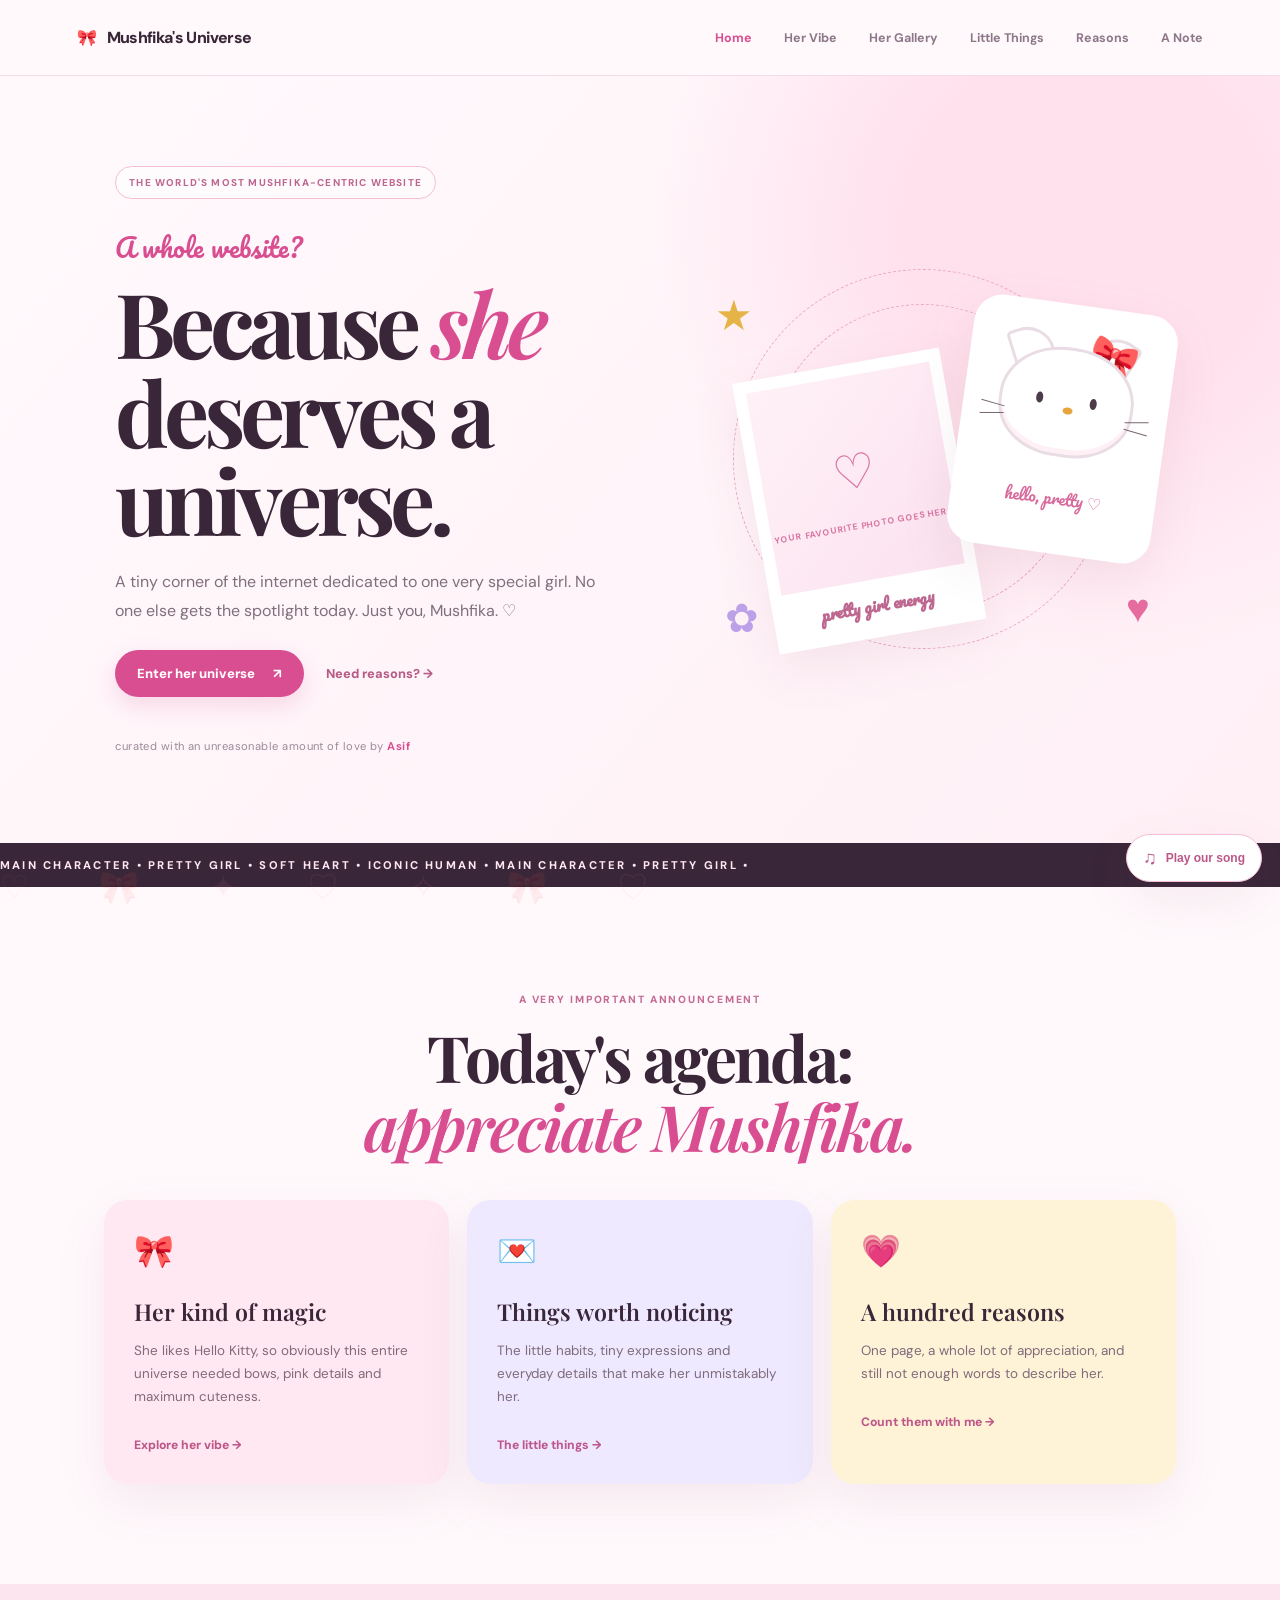
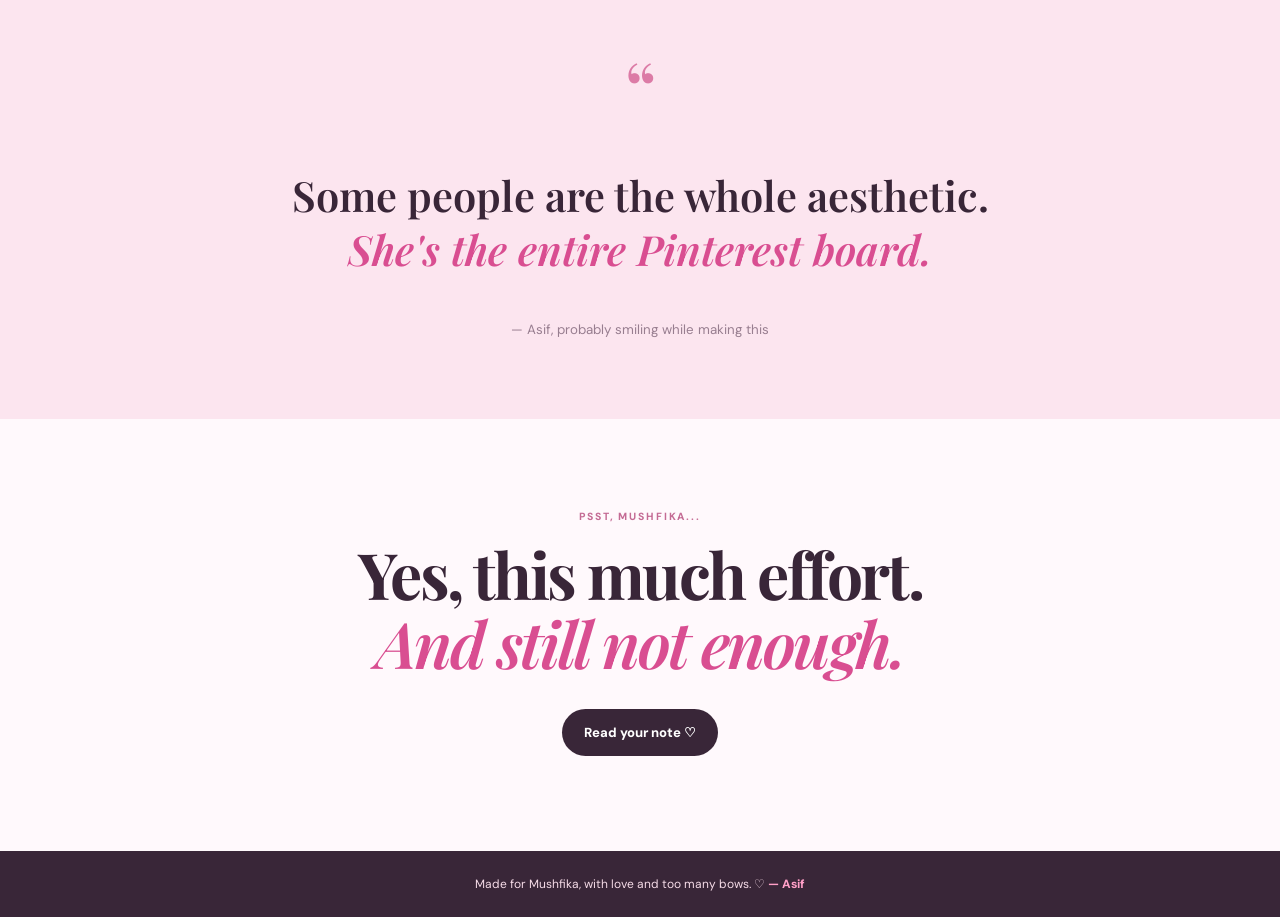
<file: index.html>
<!DOCTYPE html>
<html lang="en">
<head>
  <meta charset="UTF-8"><meta name="viewport" content="width=device-width, initial-scale=1">
  <meta name="theme-color" content="#fff1f7">
  <title>Mushfika's Universe ♡</title>
  <link rel="preconnect" href="https://fonts.googleapis.com"><link rel="preconnect" href="https://fonts.gstatic.com" crossorigin>
  <link href="https://fonts.googleapis.com/css2?family=DM+Sans:wght@400;500;600;700;800&family=Pacifico&family=Playfair+Display:ital,wght@0,600;0,700;1,500;1,600&display=swap" rel="stylesheet">
  <link rel="stylesheet" href="style.css">
</head>
<body>
<audio id="backgroundMusic" loop preload="none"><source src="assets/audio/bodyguard-i-love-you.mp3" type="audio/mpeg"></audio>
<button class="site-music" id="musicToggle" type="button" aria-label="Play background song"><span id="musicIcon">♫</span><span id="musicLabel">Play our song</span></button>
  <div class="floating-decor" aria-hidden="true">♡　🎀　✦　♡　✧　🎀　♡</div>
  <header class="site-header">
    <a class="brand" href="index.html"><span class="brand-bow">🎀</span> Mushfika's Universe</a>
    <button class="menu-toggle" aria-label="Open navigation" aria-expanded="false">☰</button>
    <nav class="nav">
      <a class="active" href="index.html">Home</a><a href="her-vibe.html">Her Vibe</a><a href="gallery.html">Her Gallery</a><a href="little-things.html">Little Things</a><a href="reasons.html">Reasons</a><a href="love-note.html">A Note</a>
    </nav>
  </header>
  <main>
    <section class="hero">
      <div class="hero-copy">
        <span class="pill">THE WORLD'S MOST MUSHFIKA-CENTRIC WEBSITE</span>
        <p class="script">A whole website?</p>
        <h1>Because <em>she</em><br>deserves a universe.</h1>
        <p class="lead">A tiny corner of the internet dedicated to one very special girl. No one else gets the spotlight today. Just you, Mushfika. ♡</p>
        <div class="hero-actions"><a class="btn primary" href="her-vibe.html">Enter her universe <span>↗</span></a><a class="text-link" href="reasons.html">Need reasons? →</a></div>
        <div class="signature-line">curated with an unreasonable amount of love by <b>Asif</b></div>
      </div>
      <div class="hero-art">
        <div class="orbit orbit-one"></div><div class="orbit orbit-two"></div>
        <div class="polaroid tilt-left"><div class="photo-slot"><span>♡</span><small>YOUR FAVOURITE PHOTO GOES HERE</small></div><b>pretty girl energy</b></div>
        <div class="kitty-card"><div class="kitty-bow">🎀</div><div class="kitty-face"><span class="ear left"></span><span class="ear right"></span><span class="eye e1"></span><span class="eye e2"></span><span class="nose"></span><span class="whisker w1"></span><span class="whisker w2"></span><span class="whisker w3"></span><span class="whisker w4"></span></div><span class="kitty-caption">hello, pretty ♡</span></div>
        <div class="sticker sticker-star">★</div><div class="sticker sticker-heart">♥</div><div class="sticker sticker-flower">✿</div>
      </div>
    </section>
    <section class="ticker"><div>MAIN CHARACTER • PRETTY GIRL • SOFT HEART • ICONIC HUMAN • MAIN CHARACTER • PRETTY GIRL •</div></section>
    <section class="intro section-wrap">
      <div class="section-title"><span class="eyebrow">A VERY IMPORTANT ANNOUNCEMENT</span><h2>Today's agenda:<br><em>appreciate Mushfika.</em></h2></div>
      <div class="intro-grid">
        <article class="feature-card blush"><span class="card-icon">🎀</span><h3>Her kind of magic</h3><p>She likes Hello Kitty, so obviously this entire universe needed bows, pink details and maximum cuteness.</p><a href="her-vibe.html">Explore her vibe →</a></article>
        <article class="feature-card lilac"><span class="card-icon">💌</span><h3>Things worth noticing</h3><p>The little habits, tiny expressions and everyday details that make her unmistakably her.</p><a href="little-things.html">The little things →</a></article>
        <article class="feature-card butter"><span class="card-icon">💗</span><h3>A hundred reasons</h3><p>One page, a whole lot of appreciation, and still not enough words to describe her.</p><a href="reasons.html">Count them with me →</a></article>
      </div>
    </section>
    <section class="quote-band"><span>“</span><p>Some people are the whole aesthetic.<br><em>She's the entire Pinterest board.</em></p><small>— Asif, probably smiling while making this</small></section>
    <section class="closing section-wrap"><span class="eyebrow">PSST, MUSHFIKA...</span><h2>Yes, this much effort.<br><em>And still not enough.</em></h2><a class="btn dark" href="love-note.html">Read your note ♡</a></section>
  </main>
  <footer>Made for Mushfika, with love and too many bows. ♡ <span>— Asif</span></footer>
  <script src="script.js"></script>
</body></html>
</file>
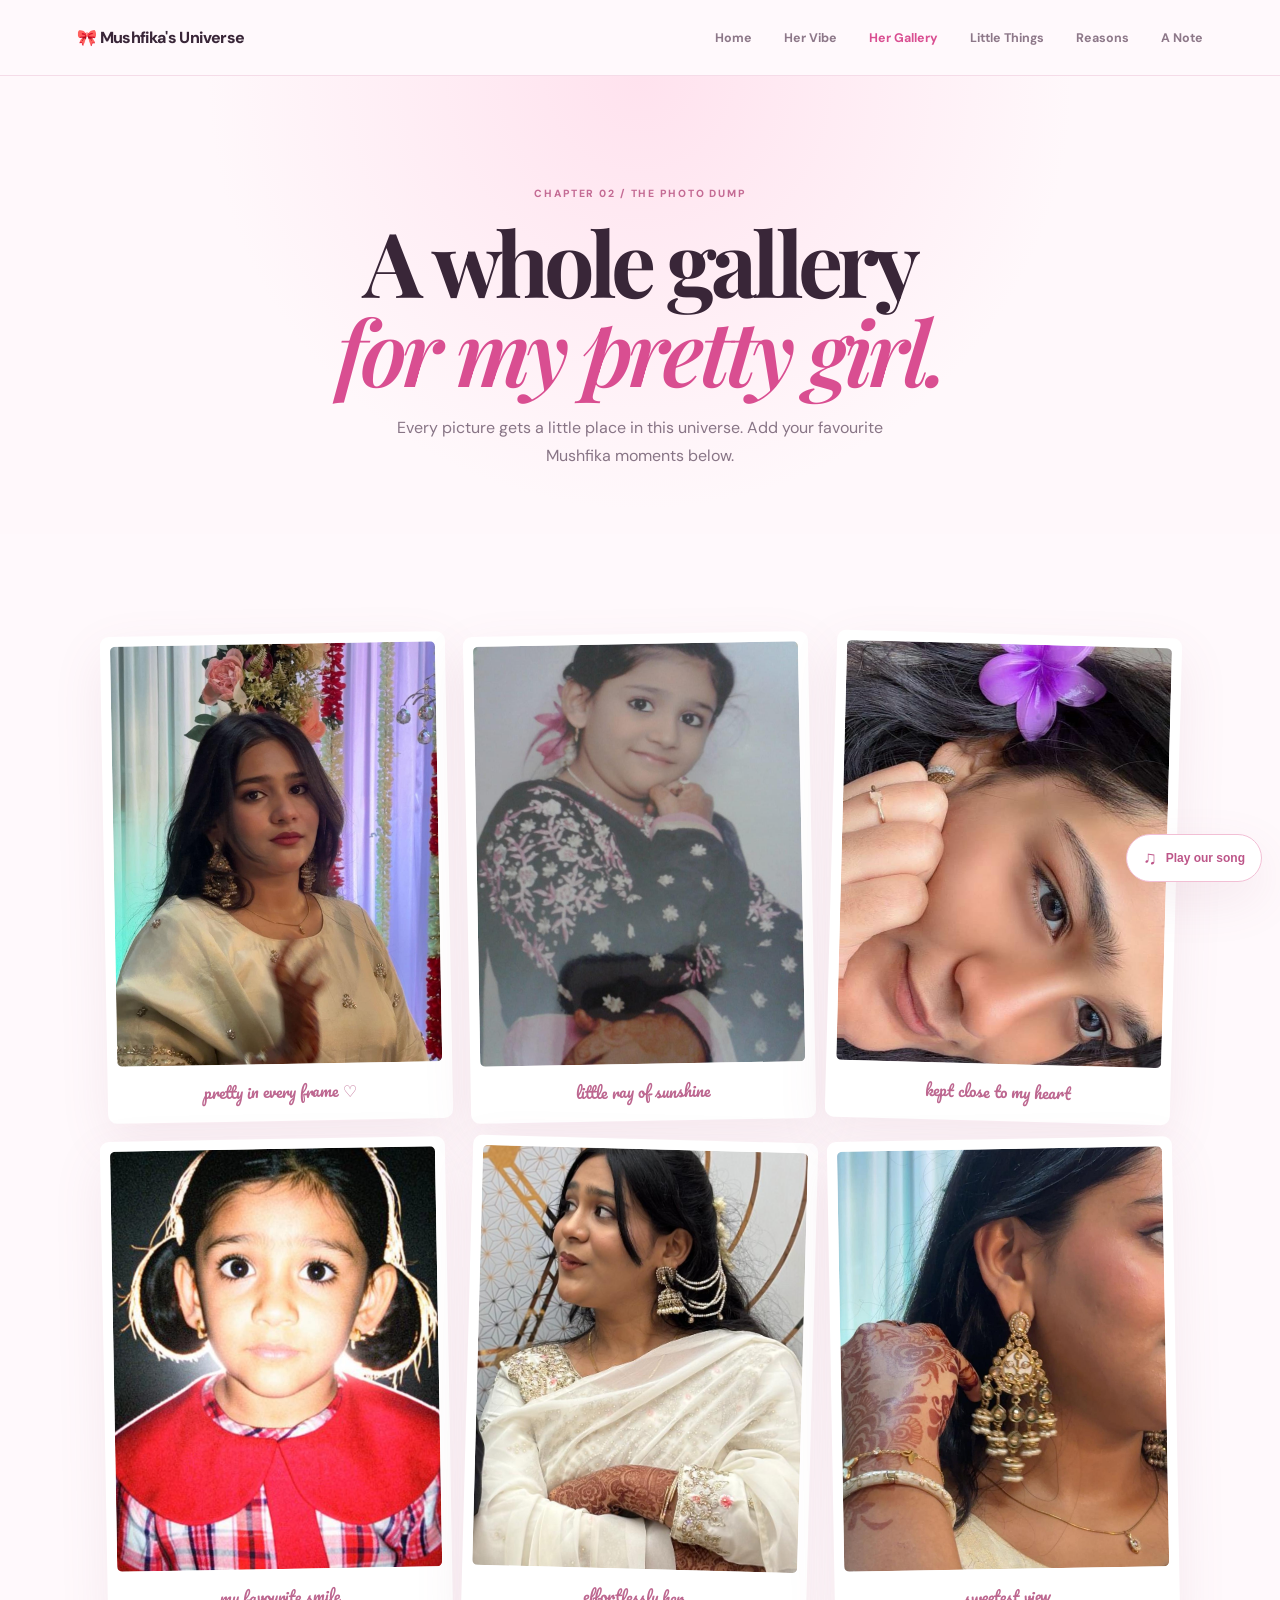
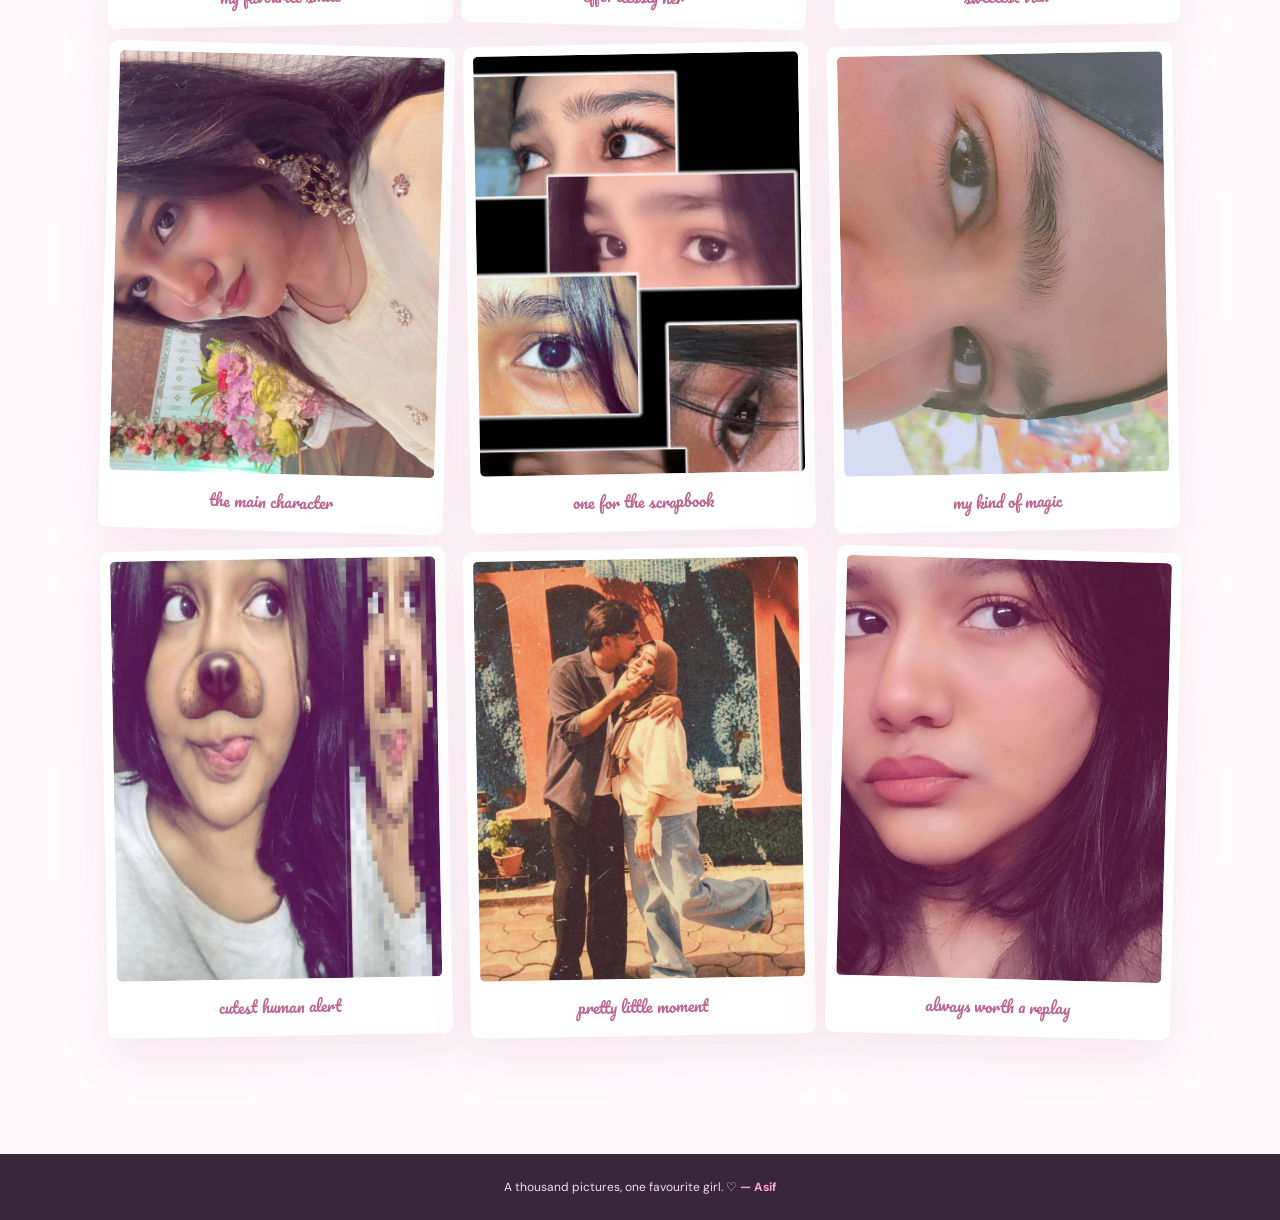
<file: gallery.html>
<!DOCTYPE html>
<html lang="en"><head><meta charset="UTF-8"><meta name="viewport" content="width=device-width, initial-scale=1"><title>Her Gallery — Mushfika's Universe</title><link rel="stylesheet" href="style.css"><link href="https://fonts.googleapis.com/css2?family=DM+Sans:wght@400;500;600;700;800&family=Pacifico&family=Playfair+Display:ital,wght@0,600;0,700;1,500&display=swap" rel="stylesheet"></head>
<body>
<audio id="backgroundMusic" loop preload="none"><source src="assets/audio/bodyguard-i-love-you.mp3" type="audio/mpeg"></audio>
<button class="site-music" id="musicToggle" type="button" aria-label="Play background song"><span id="musicIcon">♫</span><span id="musicLabel">Play our song</span></button>
<header class="site-header"><a class="brand" href="index.html">🎀 Mushfika's Universe</a><button class="menu-toggle" aria-label="Open navigation" aria-expanded="false">☰</button><nav class="nav"><a href="index.html">Home</a><a href="her-vibe.html">Her Vibe</a><a class="active" href="gallery.html">Her Gallery</a><a href="little-things.html">Little Things</a><a href="reasons.html">Reasons</a><a href="love-note.html">A Note</a></nav></header>
<main class="subpage">
<section class="page-hero"><span class="eyebrow">CHAPTER 02 / THE PHOTO DUMP</span><h1>A whole gallery<br><em>for my pretty girl.</em></h1><p>Every picture gets a little place in this universe. Add your favourite Mushfika moments below.</p></section>
<section class="gallery-intro section-wrap">
  <div class="photo-gallery">
    <!-- PHOTO 01: save her photo as assets/photos/mushfika-01.jpg -->
    <figure class="gallery-photo"><img src="assets/photos/mushfika-01.jpg" alt="Mushfika photo 1" onerror="this.style.display='none';this.nextElementSibling.style.display='grid'"><div class="gallery-placeholder">🎀<small>ADD PHOTO 01</small></div><figcaption>pretty in every frame ♡</figcaption></figure>
    <!-- PHOTO 02: save her photo as assets/photos/mushfika-02.jpg -->
    <figure class="gallery-photo"><img src="assets/photos/mushfika-02.jpg" alt="Mushfika photo 2" onerror="this.style.display='none';this.nextElementSibling.style.display='grid'"><div class="gallery-placeholder">🌷<small>ADD PHOTO 02</small></div><figcaption>my favourite smile</figcaption></figure>
    <!-- PHOTO 03: save her photo as assets/photos/mushfika-03.jpg -->
    <figure class="gallery-photo"><img src="assets/photos/mushfika-03.jpg" alt="Mushfika photo 3" onerror="this.style.display='none';this.nextElementSibling.style.display='grid'"><div class="gallery-placeholder">💗<small>ADD PHOTO 03</small></div><figcaption>the main character</figcaption></figure>
    <!-- PHOTO 04: save her photo as assets/photos/mushfika-04.jpg -->
    <figure class="gallery-photo"><img src="assets/photos/mushfika-04.jpg" alt="Mushfika photo 4" onerror="this.style.display='none';this.nextElementSibling.style.display='grid'"><div class="gallery-placeholder">🧸<small>ADD PHOTO 04</small></div><figcaption>cutest human alert</figcaption></figure>
    <!-- PHOTO 05: save her photo as assets/photos/mushfika-05.jpg -->
    <figure class="gallery-photo"><img src="assets/photos/mushfika-05.jpg" alt="Mushfika photo 5" onerror="this.style.display='none';this.nextElementSibling.style.display='grid'"><div class="gallery-placeholder">✨<small>ADD PHOTO 05</small></div><figcaption>little ray of sunshine</figcaption></figure>
    <!-- PHOTO 06: save her photo as assets/photos/mushfika-06.jpg -->
    <figure class="gallery-photo"><img src="assets/photos/mushfika-06.jpg" alt="Mushfika photo 6" onerror="this.style.display='none';this.nextElementSibling.style.display='grid'"><div class="gallery-placeholder">🎀<small>ADD PHOTO 06</small></div><figcaption>effortlessly her</figcaption></figure>
    <!-- PHOTO 07: save her photo as assets/photos/mushfika-07.jpg -->
    <figure class="gallery-photo"><img src="assets/photos/mushfika-07.jpg" alt="Mushfika photo 7" onerror="this.style.display='none';this.nextElementSibling.style.display='grid'"><div class="gallery-placeholder">🌸<small>ADD PHOTO 07</small></div><figcaption>one for the scrapbook</figcaption></figure>
    <!-- PHOTO 08: save her photo as assets/photos/mushfika-08.jpg -->
    <figure class="gallery-photo"><img src="assets/photos/mushfika-08.jpg" alt="Mushfika photo 8" onerror="this.style.display='none';this.nextElementSibling.style.display='grid'"><div class="gallery-placeholder">🦋<small>ADD PHOTO 08</small></div><figcaption>pretty little moment</figcaption></figure>
    <!-- PHOTO 09: save her photo as assets/photos/mushfika-09.jpg -->
    <figure class="gallery-photo"><img src="assets/photos/mushfika-09.jpg" alt="Mushfika photo 9" onerror="this.style.display='none';this.nextElementSibling.style.display='grid'"><div class="gallery-placeholder">💌<small>ADD PHOTO 09</small></div><figcaption>kept close to my heart</figcaption></figure>
    <!-- PHOTO 10: save her photo as assets/photos/mushfika-10.jpg -->
    <figure class="gallery-photo"><img src="assets/photos/mushfika-10.jpg" alt="Mushfika photo 10" onerror="this.style.display='none';this.nextElementSibling.style.display='grid'"><div class="gallery-placeholder">🍓<small>ADD PHOTO 10</small></div><figcaption>sweetest view</figcaption></figure>
    <!-- PHOTO 11: save her photo as assets/photos/mushfika-11.jpg -->
    <figure class="gallery-photo"><img src="assets/photos/mushfika-11.jpg" alt="Mushfika photo 11" onerror="this.style.display='none';this.nextElementSibling.style.display='grid'"><div class="gallery-placeholder">🌙<small>ADD PHOTO 11</small></div><figcaption>my kind of magic</figcaption></figure>
    <!-- PHOTO 12: save her photo as assets/photos/mushfika-12.jpg -->
    <figure class="gallery-photo"><img src="assets/photos/mushfika-12.jpg" alt="Mushfika photo 12" onerror="this.style.display='none';this.nextElementSibling.style.display='grid'"><div class="gallery-placeholder">♡<small>ADD PHOTO 12</small></div><figcaption>always worth a replay</figcaption></figure>
  </div>
</section></main><footer>A thousand pictures, one favourite girl. ♡ <span>— Asif</span></footer><script src="script.js"></script></body></html>
</file>
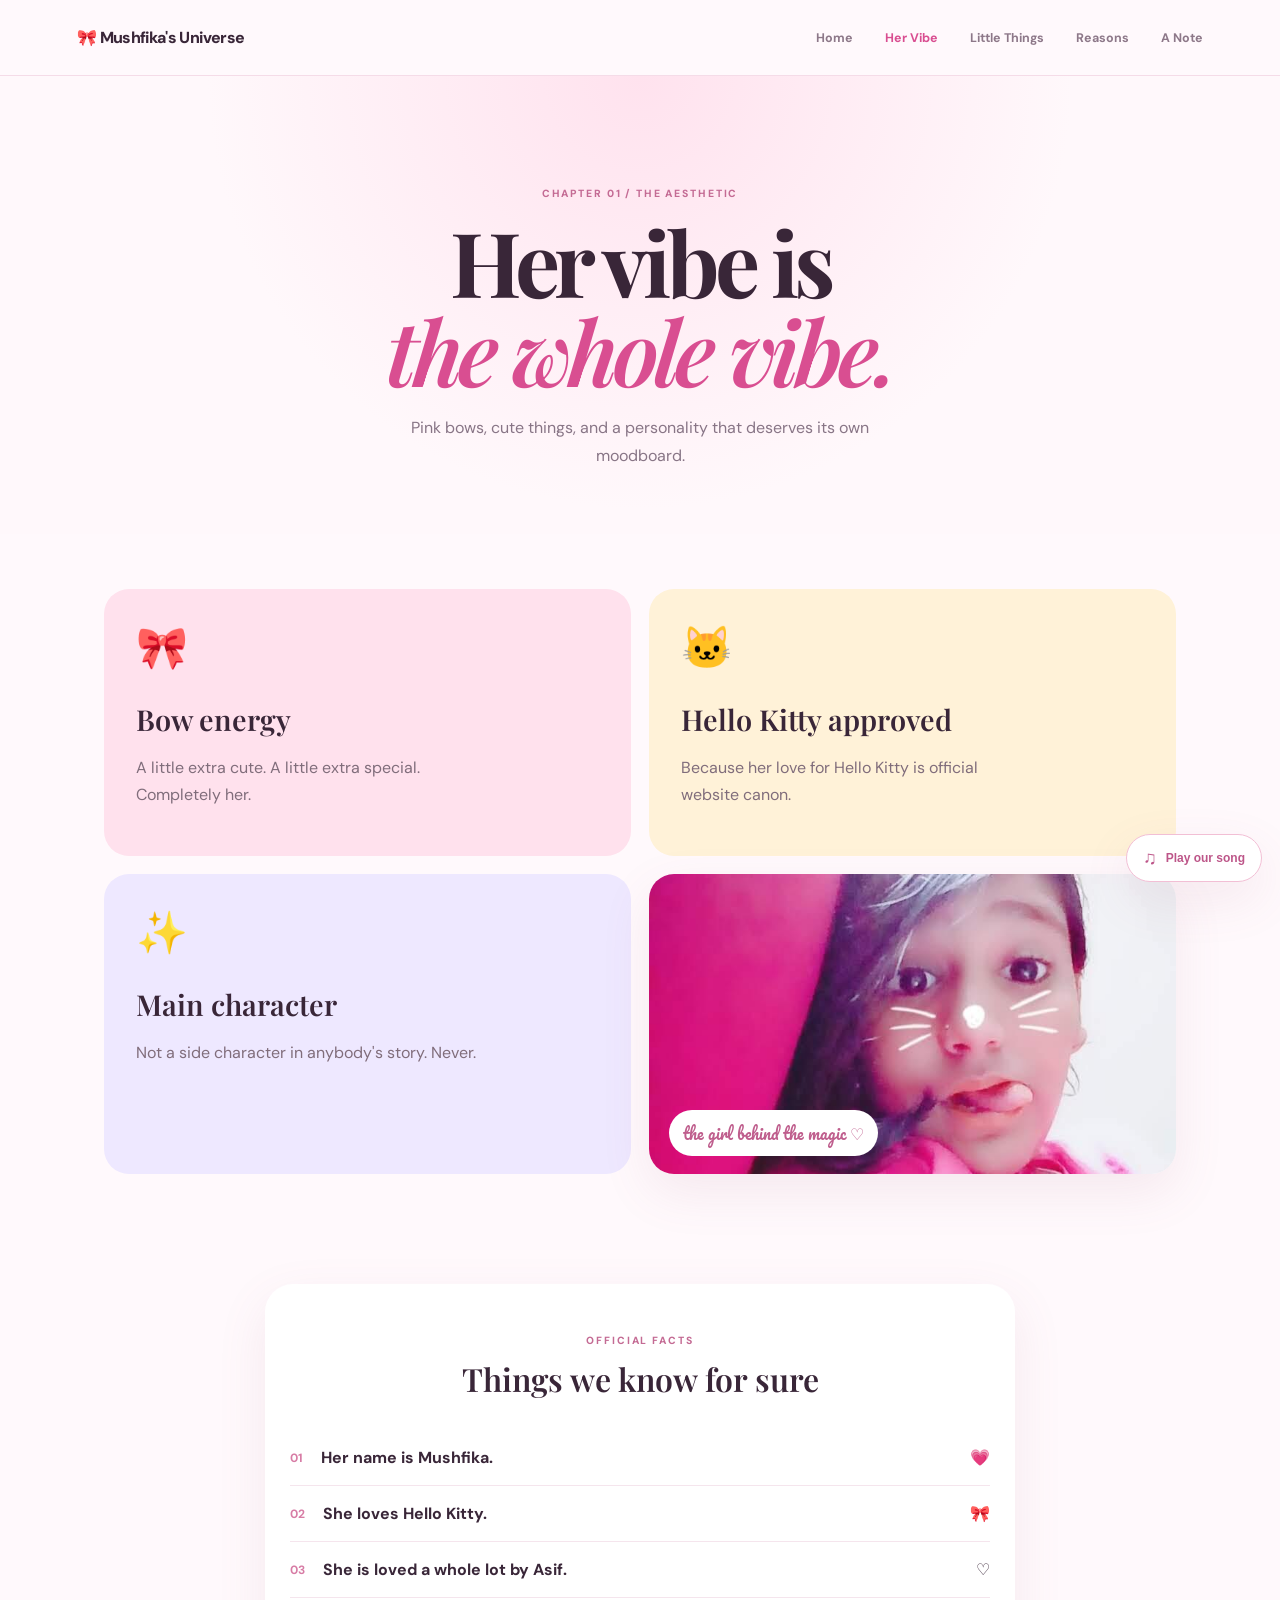
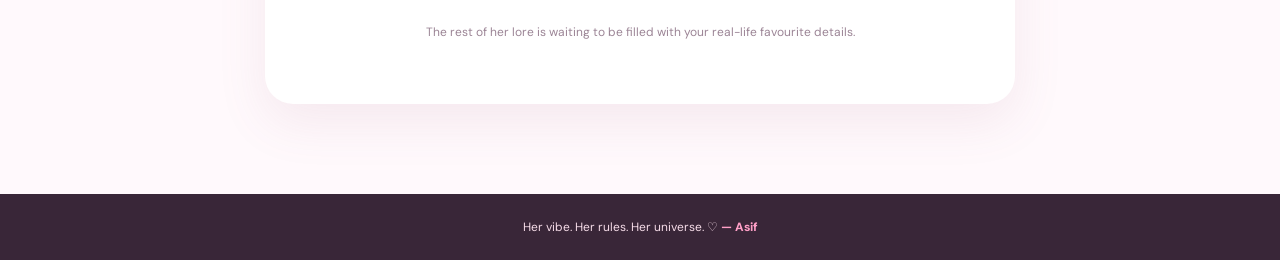
<file: her-vibe.html>
<!DOCTYPE html>
<html lang="en"><head><meta charset="UTF-8"><meta name="viewport" content="width=device-width, initial-scale=1"><title>Her Vibe — Mushfika's Universe</title><link rel="stylesheet" href="style.css"><link href="https://fonts.googleapis.com/css2?family=DM+Sans:wght@400;500;600;700;800&family=Pacifico&family=Playfair+Display:ital,wght@0,600;0,700;1,500&display=swap" rel="stylesheet"></head>
<body>
<audio id="backgroundMusic" loop preload="none"><source src="assets/audio/bodyguard-i-love-you.mp3" type="audio/mpeg"></audio>
<button class="site-music" id="musicToggle" type="button" aria-label="Play background song"><span id="musicIcon">♫</span><span id="musicLabel">Play our song</span></button><header class="site-header"><a class="brand" href="index.html">🎀 Mushfika's Universe</a><button class="menu-toggle" aria-label="Open navigation" aria-expanded="false">☰</button><nav class="nav"><a href="index.html">Home</a><a class="active" href="her-vibe.html">Her Vibe</a><a href="little-things.html">Little Things</a><a href="reasons.html">Reasons</a><a href="love-note.html">A Note</a></nav></header>
<main class="subpage"><section class="page-hero"><span class="eyebrow">CHAPTER 01 / THE AESTHETIC</span><h1>Her vibe is<br><em>the whole vibe.</em></h1><p>Pink bows, cute things, and a personality that deserves its own moodboard.</p></section>
<section class="vibe-grid section-wrap">
  <article class="vibe-tile big-pink"><span class="emoji">🎀</span><h2>Bow energy</h2><p>A little extra cute. A little extra special. Completely her.</p></article>
  <article class="vibe-tile big-cream"><span class="emoji">🐱</span><h2>Hello Kitty approved</h2><p>Because her love for Hello Kitty is official website canon.</p></article>
  <article class="vibe-tile big-purple"><span class="emoji">✨</span><h2>Main character</h2><p>Not a side character in anybody's story. Never.</p></article>
  <article class="vibe-tile big-photo"><!-- PHOTO PLACEHOLDER: add assets/photos/mushfika-portrait.jpg --><img src="assets/photos/mushfika-portrait.jpg" alt="Mushfika" onerror="this.style.display='none';this.nextElementSibling.style.display='grid'"><div class="photo-empty">📷<small>ADD A PHOTO OF HER HERE</small></div><span>the girl behind the magic ♡</span></article>
</section>
<section class="manifesto"><span class="eyebrow">OFFICIAL FACTS</span><h2>Things we know for sure</h2><div class="fact-row"><b>01</b><span>Her name is Mushfika.</span><i>💗</i></div><div class="fact-row"><b>02</b><span>She loves Hello Kitty.</span><i>🎀</i></div><div class="fact-row"><b>03</b><span>She is loved a whole lot by Asif.</span><i>♡</i></div><p class="small-note">The rest of her lore is waiting to be filled with your real-life favourite details.</p></section></main>
<footer>Her vibe. Her rules. Her universe. ♡ <span>— Asif</span></footer><script src="script.js"></script></body></html>
</file>
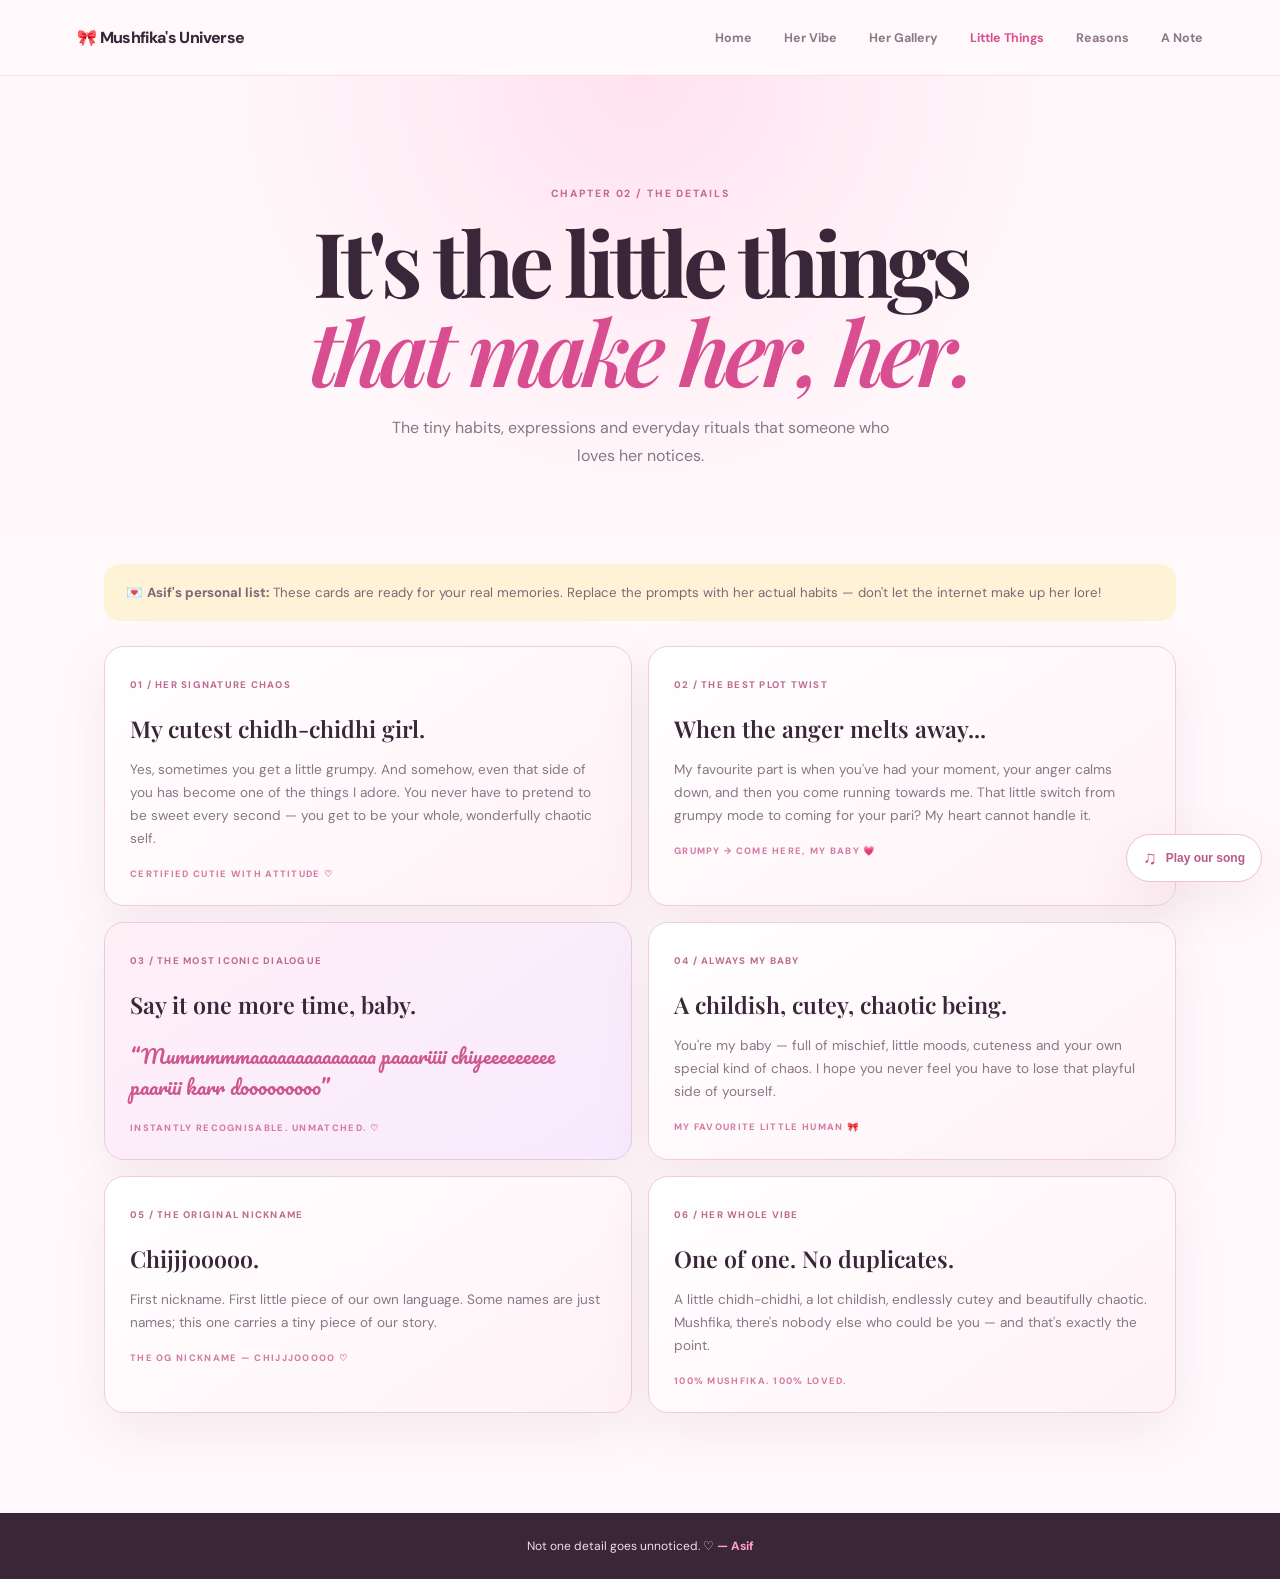
<file: little-things.html>
<!DOCTYPE html>
<html lang="en"><head><meta charset="UTF-8"><meta name="viewport" content="width=device-width, initial-scale=1"><title>Little Things — Mushfika's Universe</title><link rel="stylesheet" href="style.css"><link href="https://fonts.googleapis.com/css2?family=DM+Sans:wght@400;500;600;700;800&family=Pacifico&family=Playfair+Display:ital,wght@0,600;0,700;1,500&display=swap" rel="stylesheet"></head>
<body>
<audio id="backgroundMusic" loop preload="none"><source src="assets/audio/bodyguard-i-love-you.mp3" type="audio/mpeg"></audio>
<button class="site-music" id="musicToggle" type="button" aria-label="Play background song"><span id="musicIcon">♫</span><span id="musicLabel">Play our song</span></button><header class="site-header"><a class="brand" href="index.html">🎀 Mushfika's Universe</a><button class="menu-toggle" aria-label="Open navigation" aria-expanded="false">☰</button><nav class="nav"><a href="index.html">Home</a><a href="her-vibe.html">Her Vibe</a><a href="gallery.html">Her Gallery</a><a class="active" href="little-things.html">Little Things</a><a href="reasons.html">Reasons</a><a href="love-note.html">A Note</a></nav></header>
<main class="subpage"><section class="page-hero"><span class="eyebrow">CHAPTER 02 / THE DETAILS</span><h1>It's the little things<br><em>that make her, her.</em></h1><p>The tiny habits, expressions and everyday rituals that someone who loves her notices.</p></section>
<section class="habits-wrap section-wrap"><div class="notice-card">💌 <b>Asif's personal list:</b> These cards are ready for your real memories. Replace the prompts with her actual habits — don't let the internet make up her lore!</div>
<div class="habit-grid">
  <article class="habit-card personal-card"><span>01 / HER SIGNATURE CHAOS</span><h3>My cutest chidh-chidhi girl.</h3><p>Yes, sometimes you get a little grumpy. And somehow, even that side of you has become one of the things I adore. You never have to pretend to be sweet every second — you get to be your whole, wonderfully chaotic self.</p><div class="editable-label">CERTIFIED CUTIE WITH ATTITUDE ♡</div></article>
  <article class="habit-card personal-card"><span>02 / THE BEST PLOT TWIST</span><h3>When the anger melts away...</h3><p>My favourite part is when you've had your moment, your anger calms down, and then you come running towards me. That little switch from grumpy mode to coming for your pari? My heart cannot handle it.</p><div class="editable-label">GRUMPY → COME HERE, MY BABY 💗</div></article>
  <article class="habit-card quote-card"><span>03 / THE MOST ICONIC DIALOGUE</span><h3>Say it one more time, baby.</h3><p class="big-quote">“Mummmmmaaaaaaaaaaaaaa paaariiii chiyeeeeeeeee paariii karr dooooooooo”</p><div class="editable-label">INSTANTLY RECOGNISABLE. UNMATCHED. ♡</div></article>
  <article class="habit-card personal-card"><span>04 / ALWAYS MY BABY</span><h3>A childish, cutey, chaotic being.</h3><p>You're my baby — full of mischief, little moods, cuteness and your own special kind of chaos. I hope you never feel you have to lose that playful side of yourself.</p><div class="editable-label">MY FAVOURITE LITTLE HUMAN 🎀</div></article>
  <article class="habit-card personal-card"><span>05 / THE ORIGINAL NICKNAME</span><h3>Chijjjooooo.</h3><p>First nickname. First little piece of our own language. Some names are just names; this one carries a tiny piece of our story.</p><div class="editable-label">THE OG NICKNAME — CHIJJJOOOOO ♡</div></article>
  <article class="habit-card personal-card"><span>06 / HER WHOLE VIBE</span><h3>One of one. No duplicates.</h3><p>A little chidh-chidhi, a lot childish, endlessly cutey and beautifully chaotic. Mushfika, there's nobody else who could be you — and that's exactly the point.</p><div class="editable-label">100% MUSHFIKA. 100% LOVED.</div></article>
</div></section></main><footer>Not one detail goes unnoticed. ♡ <span>— Asif</span></footer><script src="script.js"></script></body></html>
</file>
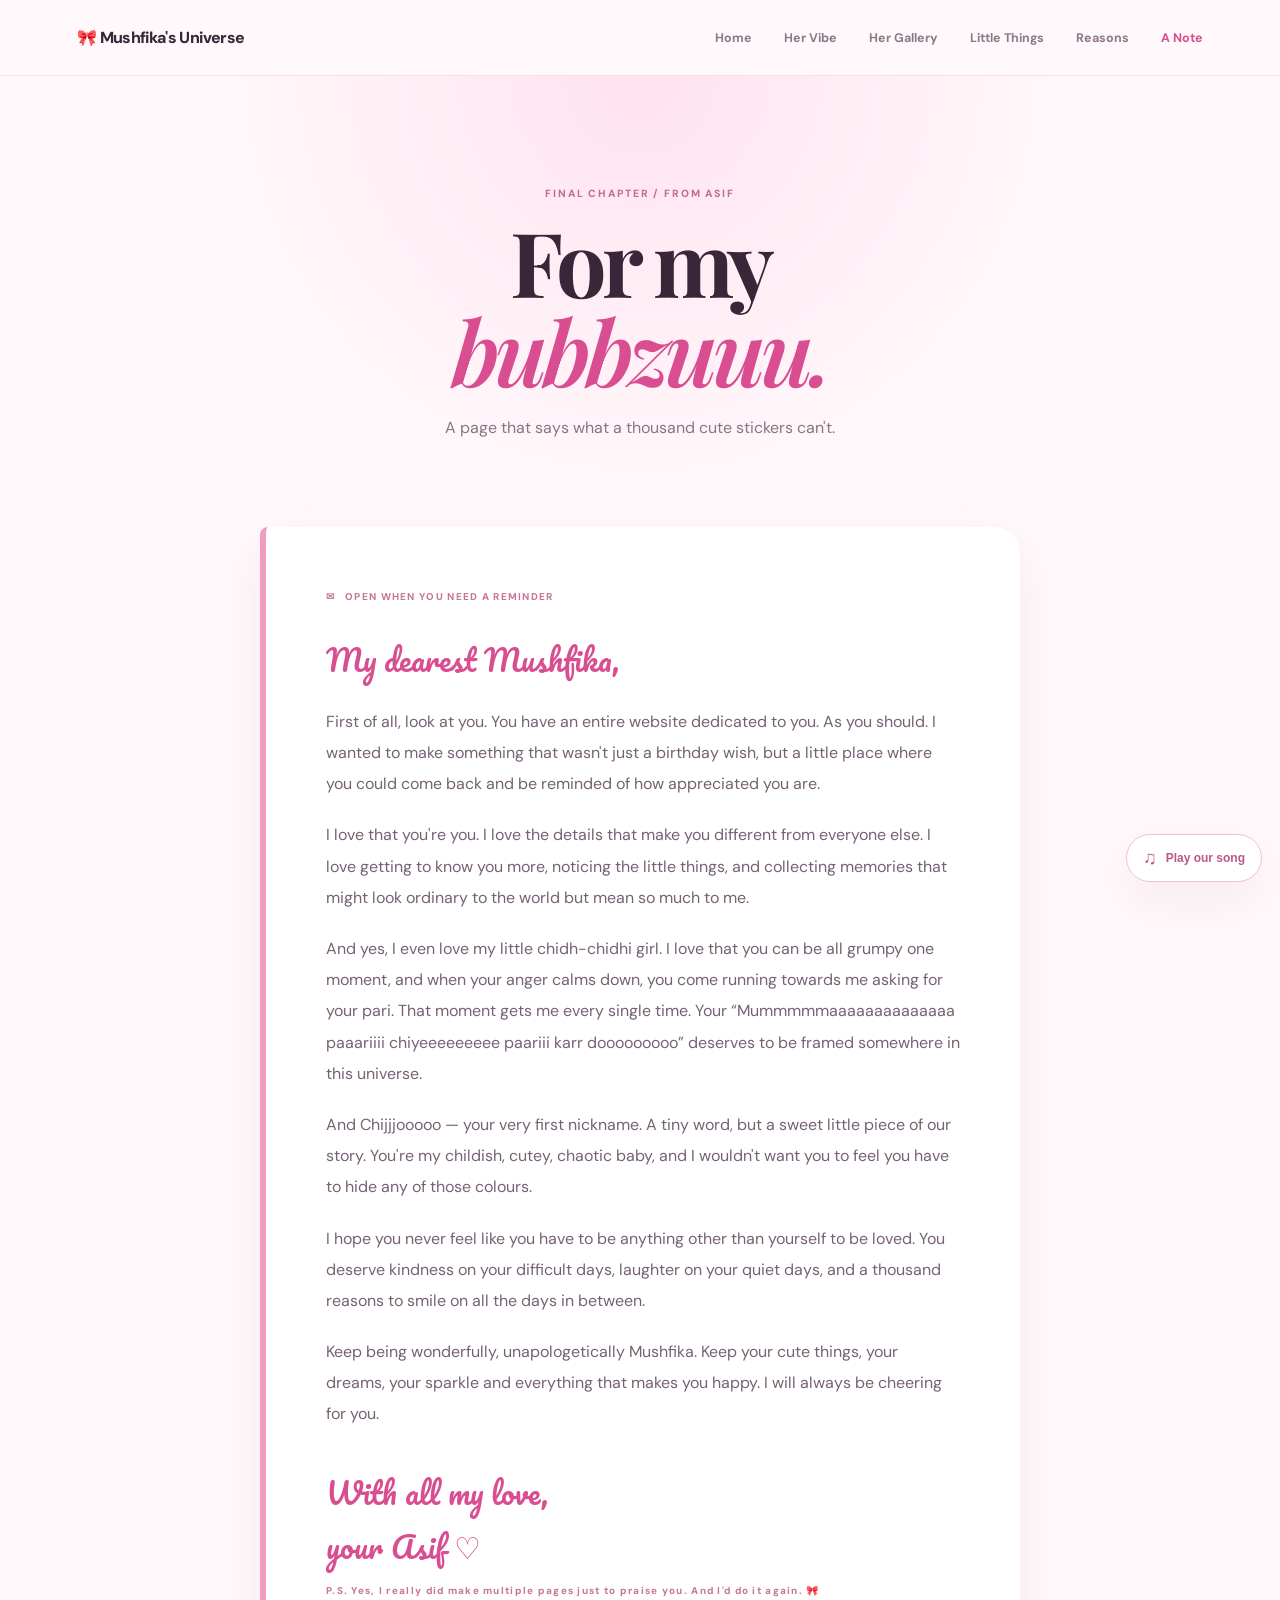
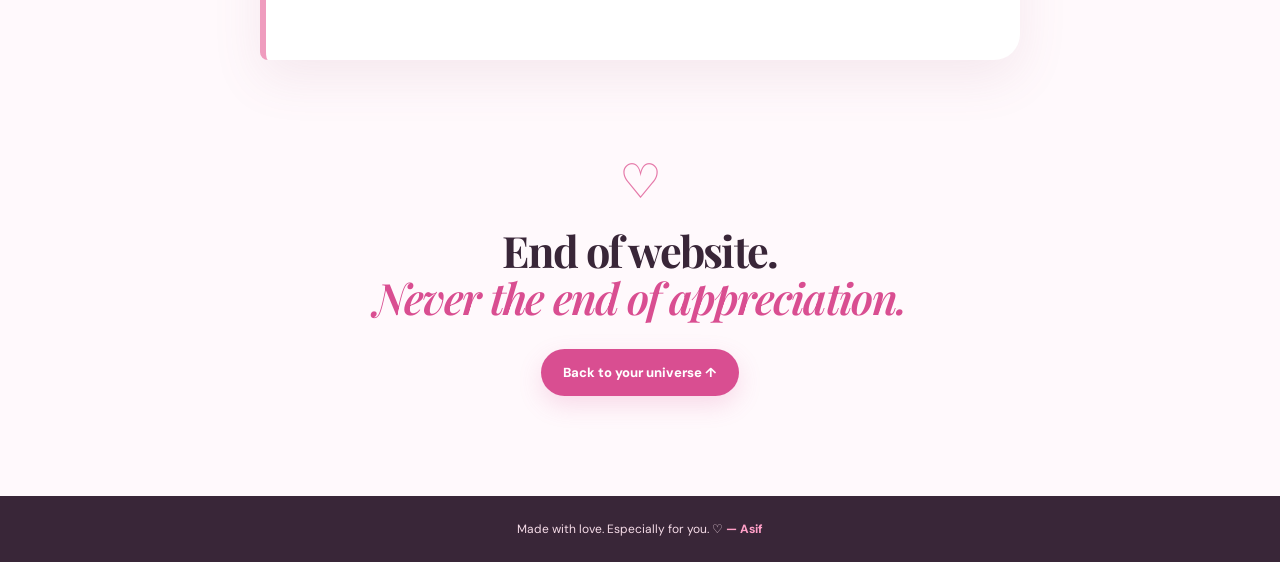
<file: love-note.html>
<!DOCTYPE html>
<html lang="en"><head><meta charset="UTF-8"><meta name="viewport" content="width=device-width, initial-scale=1"><title>A Note for Mushfika — Mushfika's Universe</title><link rel="stylesheet" href="style.css"><link href="https://fonts.googleapis.com/css2?family=DM+Sans:wght@400;500;600;700;800&family=Pacifico&family=Playfair+Display:ital,wght@0,600;0,700;1,500&display=swap" rel="stylesheet"></head>
<body>
<audio id="backgroundMusic" loop preload="none"><source src="assets/audio/bodyguard-i-love-you.mp3" type="audio/mpeg"></audio>
<button class="site-music" id="musicToggle" type="button" aria-label="Play background song"><span id="musicIcon">♫</span><span id="musicLabel">Play our song</span></button><header class="site-header"><a class="brand" href="index.html">🎀 Mushfika's Universe</a><button class="menu-toggle" aria-label="Open navigation" aria-expanded="false">☰</button><nav class="nav"><a href="index.html">Home</a><a href="her-vibe.html">Her Vibe</a><a href="gallery.html">Her Gallery</a><a href="little-things.html">Little Things</a><a href="reasons.html">Reasons</a><a class="active" href="love-note.html">A Note</a></nav></header>
<main class="subpage note-page"><section class="page-hero"><span class="eyebrow">FINAL CHAPTER / FROM ASIF</span><h1>For my<br><em>bubbzuuu.</em></h1><p>A page that says what a thousand cute stickers can't.</p></section>
<article class="long-letter"><div class="letter-top">✉ &nbsp; OPEN WHEN YOU NEED A REMINDER</div><p class="script">My dearest Mushfika,</p>
<p>First of all, look at you. You have an entire website dedicated to you. As you should. I wanted to make something that wasn't just a birthday wish, but a little place where you could come back and be reminded of how appreciated you are.</p>
<p>I love that you're you. I love the details that make you different from everyone else. I love getting to know you more, noticing the little things, and collecting memories that might look ordinary to the world but mean so much to me.</p>
<p>And yes, I even love my little chidh-chidhi girl. I love that you can be all grumpy one moment, and when your anger calms down, you come running towards me asking for your pari. That moment gets me every single time. Your “Mummmmmaaaaaaaaaaaaaa paaariiii chiyeeeeeeeee paariii karr dooooooooo” deserves to be framed somewhere in this universe.</p>
<p>And Chijjjooooo — your very first nickname. A tiny word, but a sweet little piece of our story. You're my childish, cutey, chaotic baby, and I wouldn't want you to feel you have to hide any of those colours.</p>
<p>I hope you never feel like you have to be anything other than yourself to be loved. You deserve kindness on your difficult days, laughter on your quiet days, and a thousand reasons to smile on all the days in between.</p>
<p>Keep being wonderfully, unapologetically Mushfika. Keep your cute things, your dreams, your sparkle and everything that makes you happy. I will always be cheering for you.</p>
<p class="script signoff">With all my love,<br>your Asif ♡</p><div class="letter-bottom">P.S. Yes, I really did make multiple pages just to praise you. And I'd do it again. 🎀</div></article>
<section class="last-word"><span>♡</span><h2>End of website.<br><em>Never the end of appreciation.</em></h2><a href="index.html" class="btn primary">Back to your universe ↑</a></section></main><footer>Made with love. Especially for you. ♡ <span>— Asif</span></footer><script src="script.js"></script></body></html>
</file>
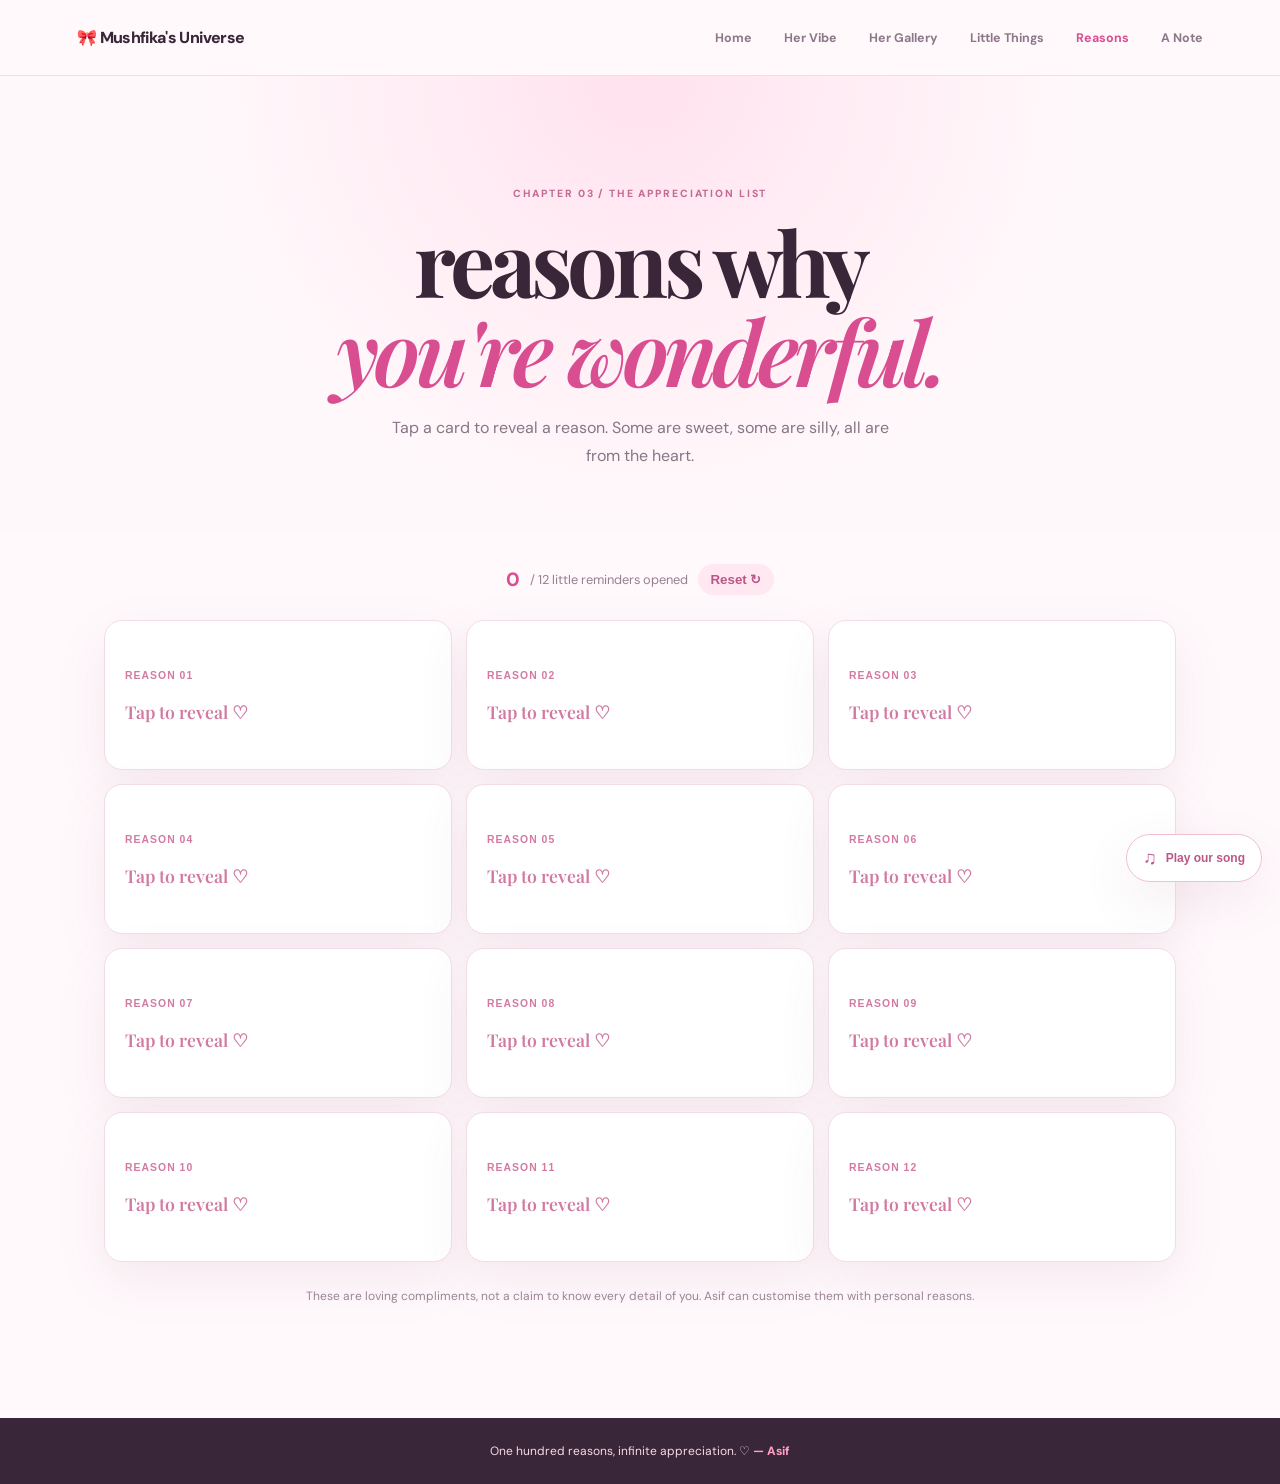
<file: reasons.html>
<!DOCTYPE html>
<html lang="en"><head><meta charset="UTF-8"><meta name="viewport" content="width=device-width, initial-scale=1"><title>Reasons — Mushfika's Universe</title><link rel="stylesheet" href="style.css"><link href="https://fonts.googleapis.com/css2?family=DM+Sans:wght@400;500;600;700;800&family=Pacifico&family=Playfair+Display:ital,wght@0,600;0,700;1,500&display=swap" rel="stylesheet"></head>
<body>
<audio id="backgroundMusic" loop preload="none"><source src="assets/audio/bodyguard-i-love-you.mp3" type="audio/mpeg"></audio>
<button class="site-music" id="musicToggle" type="button" aria-label="Play background song"><span id="musicIcon">♫</span><span id="musicLabel">Play our song</span></button><header class="site-header"><a class="brand" href="index.html">🎀 Mushfika's Universe</a><button class="menu-toggle" aria-label="Open navigation" aria-expanded="false">☰</button><nav class="nav"><a href="index.html">Home</a><a href="her-vibe.html">Her Vibe</a><a href="gallery.html">Her Gallery</a><a href="little-things.html">Little Things</a><a class="active" href="reasons.html">Reasons</a><a href="love-note.html">A Note</a></nav></header>
<main class="subpage"><section class="page-hero"><span class="eyebrow">CHAPTER 03 / THE APPRECIATION LIST</span><h1>reasons why<br><em>you're wonderful.</em></h1><p>Tap a card to reveal a reason. Some are sweet, some are silly, all are from the heart.</p></section>
<section class="reasons-wrap section-wrap"><div class="reason-progress"><span id="revealedCount">0</span> / 12 little reminders opened <button id="resetReasons">Reset ↻</button></div><div class="reason-grid" id="reasonGrid"></div><p class="small-note">These are loving compliments, not a claim to know every detail of you. Asif can customise them with personal reasons.</p></section></main><footer>One hundred reasons, infinite appreciation. ♡ <span>— Asif</span></footer><script src="script.js"></script></body></html>
</file>
<file: style.css>
/* Mushfika's Universe — pink editorial scrapbook aesthetic */
:root{--pink:#f47eaf;--hot:#d94e91;--ink:#392638;--muted:#887586;--cream:#fffaf5;--pale:#fff0f6;--lilac:#eee8ff;--butter:#fff2cf;--shadow:0 18px 50px #9c54751a}
*{box-sizing:border-box}html{scroll-behavior:smooth}body{margin:0;background:#fff9fc;color:var(--ink);font-family:'DM Sans',sans-serif;overflow-x:hidden}a{color:inherit;text-decoration:none}.site-header{height:76px;padding:0 clamp(18px,6vw,90px);display:flex;align-items:center;justify-content:space-between;background:#fff9fcf2;backdrop-filter:blur(12px);position:sticky;top:0;z-index:20;border-bottom:1px solid #f5dce8}.brand{font-weight:800;letter-spacing:-.04em;font-size:1rem}.brand-bow{margin-right:7px}.nav{display:flex;gap:clamp(12px,2.5vw,34px);align-items:center}.nav a{font-size:.78rem;font-weight:700;color:#8d7889;transition:.2s}.nav a:hover,.nav a.active{color:var(--hot)}.menu-toggle{display:none;border:0;background:#ffeaf3;border-radius:12px;padding:9px 12px;color:var(--hot);font-size:1.1rem}.floating-decor{position:fixed;inset:auto 0 0;pointer-events:none;z-index:0;color:#e98ab4;opacity:.09;font-size:2rem;white-space:nowrap;letter-spacing:1.2rem;transform:translateY(10px)}.hero{min-height:650px;padding:90px clamp(22px,9vw,140px);display:grid;grid-template-columns:1.05fr .95fr;align-items:center;gap:30px;background:radial-gradient(circle at 85% 20%,#ffe1ed 0 15%,transparent 35%),linear-gradient(130deg,#fff9fc,#fff0f6)}.hero-copy{max-width:620px;position:relative;z-index:2}.pill{display:inline-block;border:1px solid #f2bfd4;border-radius:99px;padding:9px 13px;color:#bd6790;font-size:.62rem;font-weight:800;letter-spacing:.12em;background:#fff9}.script{font:1.6rem 'Pacifico',cursive;color:var(--hot);margin:26px 0 8px}.hero h1,.page-hero h1{font:700 clamp(3.4rem,7vw,6.4rem)/.99 'Playfair Display',serif;letter-spacing:-.055em;margin:0}.hero h1 em,.page-hero h1 em,.section-title h2 em,.closing h2 em,.last-word h2 em{color:var(--hot);font-weight:600}.lead{max-width:490px;line-height:1.8;color:#806e7c;font-size:1rem;margin:24px 0}.hero-actions{display:flex;align-items:center;gap:22px;flex-wrap:wrap}.btn{display:inline-flex;align-items:center;gap:18px;padding:15px 22px;border-radius:99px;font-size:.82rem;font-weight:800;transition:.2s}.btn:hover{transform:translateY(-3px);box-shadow:0 12px 28px #d94e9130}.primary{background:var(--hot);color:white;box-shadow:0 9px 24px #d94e912e}.dark{background:var(--ink);color:white}.text-link{font-size:.8rem;font-weight:800;color:#b75b87}.signature-line{margin-top:42px;color:#9d8998;font-size:.7rem;letter-spacing:.04em}.signature-line b{color:var(--hot)}.hero-art{height:440px;position:relative;display:grid;place-items:center}.orbit{position:absolute;border:1px dashed #e9a8c5;border-radius:50%;width:380px;height:380px}.orbit-two{width:310px;height:310px;transform:rotate(40deg)}.polaroid{position:absolute;background:white;padding:12px 12px 18px;box-shadow:var(--shadow);width:210px;z-index:2;text-align:center;font:1rem 'Pacifico',cursive;color:#bd6790}.tilt-left{transform:rotate(-10deg) translate(-70px,30px)}.photo-slot{height:205px;background:linear-gradient(135deg,#fff1f7,#fbe2ef);display:grid;place-content:center;gap:10px;color:#d875a2;margin-bottom:12px}.photo-slot span{font-size:3rem}.photo-slot small{font:700 .55rem 'DM Sans',sans-serif;letter-spacing:.1em}.kitty-card{position:absolute;right:0;top:65px;width:205px;height:250px;background:#fff;border-radius:28px;box-shadow:var(--shadow);transform:rotate(8deg);z-index:3;display:flex;flex-direction:column;align-items:center;justify-content:center}.kitty-face{position:relative;width:135px;height:110px;border-radius:48% 48% 45% 45%;background:#fff;border:3px solid #e9dce4;box-shadow:inset 0 -5px #fff0f6}.ear{position:absolute;top:-20px;width:42px;height:47px;background:#fff;border:3px solid #e9dce4;z-index:-1}.ear.left{left:3px;transform:rotate(-25deg);border-radius:5px 28px 3px 3px}.ear.right{right:3px;transform:rotate(25deg);border-radius:28px 5px 3px 3px}.eye{position:absolute;top:45px;width:7px;height:11px;background:#4c3c49;border-radius:50%}.e1{left:34px}.e2{right:34px}.nose{position:absolute;top:57px;left:62px;width:10px;height:7px;background:#e8a43e;border-radius:50%}.whisker{position:absolute;width:24px;height:1px;background:#766573;top:62px}.w1{left:-20px;transform:rotate(8deg)}.w2{left:-20px;top:72px;transform:rotate(-8deg)}.w3{right:-20px;transform:rotate(-8deg)}.w4{right:-20px;top:72px;transform:rotate(8deg)}.kitty-bow{font-size:2.5rem;position:absolute;top:24px;right:38px;transform:rotate(15deg)}.kitty-caption{font:1rem 'Pacifico',cursive;color:#d96a9c;margin-top:27px}.sticker{position:absolute;z-index:4}.sticker-star{top:50px;left:35px;color:#e6b347;font-size:2.6rem}.sticker-heart{right:15px;bottom:45px;color:#e66b9e;font-size:2.5rem}.sticker-flower{bottom:35px;left:45px;color:#bca0e8;font-size:2.5rem}.ticker{overflow:hidden;background:#392638;color:#ffe7f1;padding:15px 0;font-size:.7rem;font-weight:800;letter-spacing:.2em;white-space:nowrap}.ticker div{animation:marquee 25s linear infinite}.section-wrap{max-width:1120px;margin:auto;padding:100px 24px}.section-title{text-align:center;margin-bottom:40px}.eyebrow{font-size:.65rem;font-weight:800;letter-spacing:.18em;color:#c46b94}.section-title h2,.closing h2,.last-word h2{font:700 clamp(2.6rem,5vw,4.3rem)/1.08 'Playfair Display',serif;letter-spacing:-.04em;margin:14px 0}.intro-grid{display:grid;grid-template-columns:repeat(3,1fr);gap:18px}.feature-card{border-radius:24px;padding:30px;min-height:250px;box-shadow:var(--shadow)}.blush{background:#ffe8f1}.lilac{background:#eee9ff}.butter{background:#fff3d7}.card-icon{font-size:2rem}.feature-card h3{font:600 1.45rem 'Playfair Display',serif;margin:24px 0 8px}.feature-card p{color:#7f6b7b;font-size:.84rem;line-height:1.7}.feature-card a{display:inline-block;margin-top:15px;font-size:.76rem;font-weight:800;color:#bd5689}.quote-band{padding:80px 20px;text-align:center;background:#fce5ef}.quote-band>span{font:5rem 'Playfair Display',serif;color:#dc7ba6;line-height:.6}.quote-band p{font:600 clamp(1.6rem,4vw,2.6rem)/1.3 'Playfair Display',serif}.quote-band p em{color:var(--hot)}.quote-band small{color:#987e90}.closing{text-align:center;padding-top:85px;padding-bottom:95px}.closing .btn{margin-top:18px}footer{padding:25px;text-align:center;background:#392638;color:#f6dce8;font-size:.75rem}footer span{color:#ff9fc7;font-weight:800}
.subpage{min-height:75vh}.page-hero{text-align:center;padding:105px 20px 65px;background:radial-gradient(circle at 50% 0,#ffe2ee,transparent 55%),#fff8fb}.page-hero h1{font-size:clamp(3.2rem,7vw,5.8rem);margin:15px 0}.page-hero p{color:var(--muted);line-height:1.7;max-width:520px;margin:20px auto 0}.vibe-grid{display:grid;grid-template-columns:1fr 1fr;gap:18px;padding-top:55px}.vibe-tile{min-height:245px;border-radius:25px;padding:32px;position:relative;overflow:hidden}.big-pink{background:#ffe1ed}.big-cream{background:#fff2d8}.big-purple{background:#eee8ff}.vibe-tile .emoji{font-size:2.6rem}.vibe-tile h2{font:600 1.8rem 'Playfair Display',serif;margin:25px 0 8px}.vibe-tile p{max-width:340px;color:#806d7b;line-height:1.7}.big-photo{padding:0;background:white;box-shadow:var(--shadow);min-height:300px}.big-photo img{width:100%;height:300px;object-fit:cover;display:block}.photo-empty{display:none;height:300px;place-content:center;gap:12px;color:#ce6e9b;background:repeating-linear-gradient(45deg,#fff0f6,#fff0f6 12px,#ffe7f1 12px,#ffe7f1 24px);font-size:2.4rem}.photo-empty small{font:800 .6rem 'DM Sans',sans-serif;letter-spacing:.1em}.big-photo>span{position:absolute;bottom:18px;left:20px;background:#fff;padding:9px 14px;border-radius:99px;font:1rem 'Pacifico',cursive;color:#bf5e8d}.manifesto{max-width:750px;margin:10px auto 90px;padding:50px 25px;background:#fff;border-radius:28px;box-shadow:var(--shadow)}.manifesto h2{text-align:center;font:600 2rem 'Playfair Display',serif;margin:10px 0 30px}.manifesto>.eyebrow{display:block;text-align:center}.fact-row{display:flex;align-items:center;gap:18px;padding:17px 0;border-bottom:1px solid #f5e5ed}.fact-row b{color:#d77ca5;font-size:.75rem}.fact-row span{flex:1;font-weight:700}.fact-row i{font-style:normal}.small-note{font-size:.75rem;color:#9b8495;text-align:center;line-height:1.6;margin-top:25px}.habits-wrap{padding-top:30px}.notice-card{background:#fff3d7;padding:18px 22px;border-radius:16px;color:#7c6877;font-size:.83rem;line-height:1.6;margin-bottom:25px}.habit-grid{display:grid;grid-template-columns:repeat(2,1fr);gap:16px}.habit-card{background:#fff;border:1px solid #f3dce7;border-radius:20px;padding:25px;box-shadow:var(--shadow);min-height:210px}.habit-card>span{font-size:.6rem;letter-spacing:.13em;font-weight:800;color:#c06b92}.habit-card h3{font:600 1.45rem 'Playfair Display',serif;margin:20px 0 9px}.habit-card p{color:#897687;font-size:.85rem;line-height:1.7}.editable-label{margin-top:18px;font-size:.58rem;font-weight:800;letter-spacing:.14em;color:#d47ba4}.reasons-wrap{padding-top:30px}.reason-progress{display:flex;justify-content:center;align-items:center;gap:10px;color:#967f90;font-size:.8rem;margin-bottom:25px}.reason-progress span{font-weight:800;color:var(--hot);font-size:1.2rem}.reason-progress button{border:0;background:#ffe8f1;color:#b95787;padding:8px 12px;border-radius:99px;font-weight:700}.reason-grid{display:grid;grid-template-columns:repeat(3,1fr);gap:14px}.reason-card{border:1px solid #f2dce7;border-radius:18px;min-height:150px;background:#fff;padding:20px;text-align:left;box-shadow:var(--shadow);cursor:pointer;transition:.2s}.reason-card:hover{transform:translateY(-4px)}.reason-card .number{font-size:.65rem;font-weight:800;color:#d27aa2;letter-spacing:.1em}.reason-card .reveal{display:block;margin-top:18px;font:600 1.1rem 'Playfair Display',serif;color:#4b3748}.reason-card.closed .reveal{color:#d17aa1}.long-letter{max-width:760px;margin:20px auto 70px;padding:clamp(28px,6vw,60px);background:#fff;border-radius:8px 26px 26px 8px;border-left:6px solid #ef9cbe;box-shadow:var(--shadow);line-height:1.95;color:#756275}.letter-top,.letter-bottom{font-size:.62rem;font-weight:800;letter-spacing:.13em;color:#c4779b}.long-letter .script{font-size:1.9rem}.long-letter p:not(.script){margin:20px 0}.signoff{margin-top:35px!important}.last-word{text-align:center;padding:20px 20px 100px}.last-word>span{font-size:3rem;color:#e578a8}.last-word h2{font-size:2.7rem}.last-word .btn{margin-top:15px}
@keyframes marquee{from{transform:translateX(0)}to{transform:translateX(-45%)}}@media(max-width:760px){.site-header{height:66px}.menu-toggle{display:block}.nav{display:none;position:absolute;top:65px;left:0;right:0;background:#fff9fc;padding:20px;flex-direction:column;align-items:flex-start;box-shadow:var(--shadow)}.nav.open{display:flex}.hero{grid-template-columns:1fr;padding-top:75px;padding-bottom:45px}.hero-art{height:360px;max-width:420px;width:100%;margin:auto}.orbit{width:310px;height:310px}.orbit-two{width:255px;height:255px}.polaroid{width:170px}.photo-slot{height:165px}.kitty-card{width:165px;height:215px;right:4px;top:55px}.kitty-face{transform:scale(.85)}.intro-grid{grid-template-columns:1fr}.feature-card{min-height:210px}.section-wrap{padding:75px 20px}.vibe-grid{grid-template-columns:1fr}.habit-grid{grid-template-columns:1fr}.reason-grid{grid-template-columns:1fr 1fr}.page-hero{padding-top:80px}.manifesto{margin:10px 18px 70px}.long-letter{margin:10px 18px 55px}.reason-card{min-height:145px;padding:16px}.reason-card .reveal{font-size:1rem}}@media(max-width:390px){.reason-grid{grid-template-columns:1fr}.hero h1{font-size:3.25rem}.hero-art{transform:scale(.92);margin-top:-10px;margin-bottom:-15px}}

/* Personal Mushfika details */
.personal-card{background:linear-gradient(145deg,#fff,#fff2f7);border-color:#f0cddd}
.quote-card{background:linear-gradient(145deg,#fff0f6,#f8eaff);border:1px solid #ecc9e1}
.big-quote{font:1.25rem/1.55 'Pacifico',cursive!important;color:#ce568e!important}

/* Her photo gallery */
.photo-gallery{columns:3 230px;column-gap:18px}
.gallery-photo{break-inside:avoid;margin:0 0 18px;background:#fff;padding:10px 10px 16px;border-radius:9px;box-shadow:var(--shadow);transform:rotate(-1deg)}
.gallery-photo:nth-child(3n){transform:rotate(1.5deg)}
.gallery-photo img{width:100%;height:auto;max-height:420px;object-fit:cover;display:block;border-radius:5px}
.gallery-placeholder{display:none;min-height:250px;place-content:center;gap:12px;color:#cc6e9b;background:repeating-linear-gradient(45deg,#fff0f6,#fff0f6 12px,#ffe7f1 12px,#ffe7f1 24px);font-size:2.2rem;border-radius:5px}
.gallery-placeholder small{font:800 .58rem 'DM Sans',sans-serif;letter-spacing:.12em}
.gallery-photo figcaption{text-align:center;padding:13px 3px 0;font:1rem 'Pacifico',cursive;color:#bd6790}
.site-music{position:fixed;right:18px;bottom:18px;z-index:30;display:flex;align-items:center;gap:9px;border:1px solid #f2bfd5;border-radius:99px;padding:12px 16px;color:#bd5689;background:#fff;box-shadow:var(--shadow);font-size:.75rem;font-weight:800;cursor:pointer}
.site-music span:first-child{font-size:1.15rem}
.site-music.playing{background:#ffe7f1;border-color:#e98bb7}
</file>
